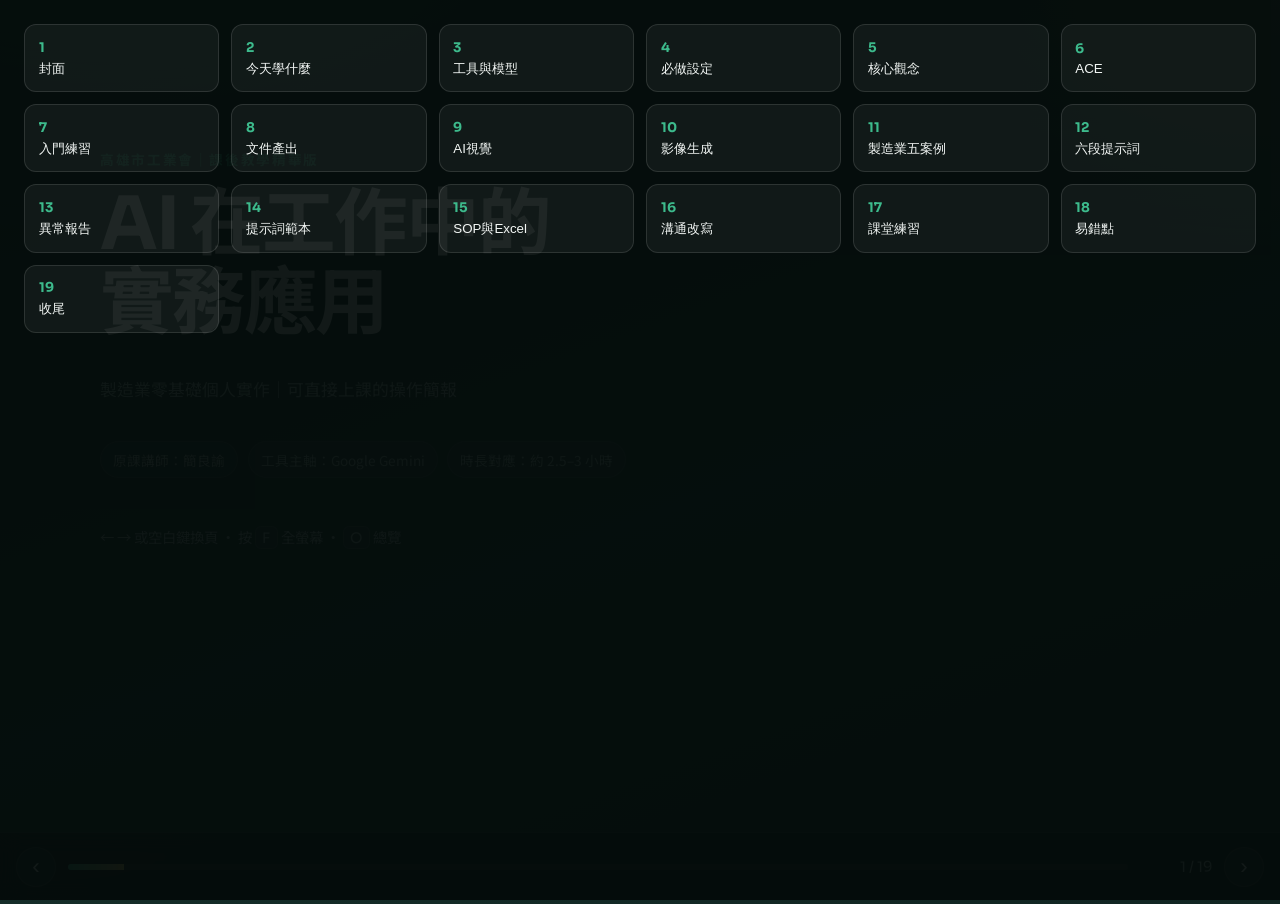
<file: course-slides/index.html>
<!DOCTYPE html>
<html lang="zh-Hant">
<head>
  <meta charset="UTF-8" />
  <meta name="viewport" content="width=device-width, initial-scale=1" />
  <title>AI 在工作中的實務應用｜製造業零基礎教學簡報</title>
  <link rel="preconnect" href="https://fonts.googleapis.com" />
  <link rel="preconnect" href="https://fonts.gstatic.com" crossorigin />
  <link href="https://fonts.googleapis.com/css2?family=Noto+Sans+TC:wght@400;500;700;900&family=Sora:wght@500;600;700&display=swap" rel="stylesheet" />
  <link rel="stylesheet" href="./styles.css" />
</head>
<body>
  <div class="stage" id="stage" aria-live="polite">
    <!-- 1 -->
    <section class="slide active" data-title="封面">
      <div class="hero">
        <p class="eyebrow">高雄市工業會｜課後教學精華版</p>
        <h1>AI 在工作中的<br />實務應用</h1>
        <p class="lede">製造業零基礎個人實作｜可直接上課的操作簡報</p>
        <div class="meta-row">
          <span>原課講師：簡良諭</span>
          <span>工具主軸：Google Gemini</span>
          <span>時長對應：約 2.5–3 小時</span>
        </div>
        <p class="hint">← → 或空白鍵換頁 · 按 <kbd>F</kbd> 全螢幕 · <kbd>O</kbd> 總覽</p>
      </div>
    </section>

    <!-- 2 -->
    <section class="slide" data-title="今天學什麼">
      <h2>今天學什麼</h2>
      <p class="sub">目標：會操作流程，不追求抄完整筆記</p>
      <ol class="agenda">
        <li><strong>入門設定</strong>：登入、選模型、開個人智慧化連結</li>
        <li><strong>文字整理鏈</strong>：清單 → 表格 → 條列 → 匯出文件</li>
        <li><strong>ACE 溝通原則</strong>：角色／任務／強化條件</li>
        <li><strong>AI 視覺</strong>：截圖分析、菜單 OCR、影像生成</li>
        <li><strong>製造業五案例</strong>：異常報告、SOP、Excel、溝通</li>
      </ol>
    </section>

    <!-- 3 -->
    <section class="slide" data-title="工具與模型">
      <h2>工具與模型選擇</h2>
      <div class="grid-2">
        <div class="panel">
          <h3>建議主工具</h3>
          <ul>
            <li>Google 帳號登入 → 九宮格開 <strong>Gemini</strong></li>
            <li>練習請選 <strong>Flash-Lite / 輕量版</strong></li>
            <li>Lite 可覆蓋約八成日常工作，較不易爆額度</li>
          </ul>
        </div>
        <div class="panel accent">
          <h3>講師提醒</h3>
          <ul>
            <li>全程可用免費版完成今日練習</li>
            <li>若要付費：用一般 Gmail，勿用 edu</li>
            <li>Google 家庭群組最多 6 人共用方案，帳號對話互不影響</li>
          </ul>
        </div>
      </div>
    </section>

    <!-- 4 -->
    <section class="slide" data-title="必做設定">
      <h2>必做設定（加一／加二）</h2>
      <ol class="steps">
        <li>登入 Google → 開啟 Gemini → 選 Lite</li>
        <li>側邊欄 → <strong>設定</strong> → 先看「用量限制」</li>
        <li>設定 → <strong>個人智慧化服務</strong></li>
        <li>開啟 <strong>連結應用程式</strong>：Google Workspace、Google 搜尋、YouTube</li>
      </ol>
      <p class="callout">連結打開後，才能把回覆整理成 Google 文件／試算表，並當行事曆秘書。</p>
    </section>

    <!-- 5 -->
    <section class="slide" data-title="核心觀念">
      <h2>五個核心觀念</h2>
      <div class="cards">
        <article><h3>AI ≠ 搜尋</h3><p>還沒想出關鍵字時，AI 更適合創意與會診。</p></article>
        <article><h3>新主題新對話</h3><p>長對話會回頭掃前文，消耗額度。</p></article>
        <article><h3>指令要精準</h3><p>「不要 A」不夠；要說「不要 A，換一種」。</p></article>
        <article><h3>欄名加引號</h3><p>刪欄時用「欄名」成對指定，避免整列被刪。</p></article>
        <article><h3>最後才彙整</h3><p>資訊問齊後，再請「整理成企劃書／報告」。</p></article>
        <article><h3>人要做最終確認</h3><p>AI 負責草稿與整理，責任歸屬不可交給模型。</p></article>
      </div>
    </section>

    <!-- 6 -->
    <section class="slide" data-title="ACE">
      <h2>ACE 溝通原則</h2>
      <div class="ace">
        <div><span class="letter">A</span><div><strong>角色 Actor</strong><p>你是資深導遊／品保工程師／生產主管助理…</p></div></div>
        <div><span class="letter">C</span><div><strong>任務 Context</strong><p>要做什麼、給什麼背景與資料</p></div></div>
        <div><span class="letter">E</span><div><strong>強化 Enhance</strong><p>限制、格式、排除條件、自檢要求</p></div></div>
      </div>
      <p class="callout">角色不會永久記住：每個新對話都要再講一次。</p>
    </section>

    <!-- 7 -->
    <section class="slide" data-title="入門練習">
      <h2>入門練習鏈（講義約 p.6）</h2>
      <ol class="steps compact">
        <li>給我十種台灣小吃</li>
        <li>不要蚵仔煎，換一種</li>
        <li>給我這些小吃的英文翻譯</li>
        <li>整理成表格：小吃｜英文｜中文說明</li>
        <li>改成條列；再刪除「英文翻譯」「中文說明」兩欄</li>
        <li>複製到 Word → 表格設計 → 補框線</li>
      </ol>
    </section>

    <!-- 8 -->
    <section class="slide" data-title="文件產出">
      <h2>從問答到 Google 文件</h2>
      <div class="grid-2">
        <div class="panel">
          <h3>示範：大阪五日行</h3>
          <ul>
            <li>定角色：日本在地資深導遊</li>
            <li>要行程；再補地鐵／巴士站點與出入口</li>
            <li>可再問特定月份活動</li>
            <li>最後：「把以上整理成旅遊企劃書」</li>
          </ul>
        </div>
        <div class="panel accent">
          <h3>易錯</h3>
          <ul>
            <li>太早要求企劃書 → 資訊不足</li>
            <li>只問行程不問交通 →「好看但走不動」</li>
            <li>未連結 Workspace → 開不出文件</li>
          </ul>
        </div>
      </div>
    </section>

    <!-- 9 -->
    <section class="slide" data-title="AI視覺">
      <h2>AI 視覺：圖表與菜單</h2>
      <div class="grid-2">
        <div class="panel">
          <h3>圖表（約 p.11）</h3>
          <ol>
            <li>Win + Shift + S 擷取圖表</li>
            <li>貼到 Gemini：「請分析此圖表」</li>
            <li>「請將圖表改製成表格」</li>
            <li>匯出 Google 試算表／重繪圖</li>
          </ol>
        </div>
        <div class="panel">
          <h3>菜單／街景（約 p.12）</h3>
          <ol>
            <li>上傳菜單圖</li>
            <li>翻譯並製表：日文｜中文｜日幣｜台幣</li>
            <li>加碼：預算 2500 日圓配三套菜</li>
            <li>街景照可做景點辨識導覽</li>
          </ol>
        </div>
      </div>
    </section>

    <!-- 10 -->
    <section class="slide" data-title="影像生成">
      <h2>影像生成練習（加分）</h2>
      <ul class="pill-list">
        <li>表情替換／遮瑕上妝</li>
        <li>老照片修復上色</li>
        <li>手繪草圖 → 真實產品</li>
        <li>虛擬試衣（保留姿勢）</li>
        <li>參考圖動作控制</li>
        <li>刪除路人、場景替換</li>
      </ul>
      <p class="sub">適合電商樣片構想與教材示意；非正式量產驗證。</p>
    </section>

    <!-- 11 -->
    <section class="slide" data-title="製造業五案例">
      <h2>製造業應用五方向</h2>
      <ol class="agenda">
        <li>產線異常日報 → 正式報告與主管摘要</li>
        <li>口述經驗 → SOP 與測驗題</li>
        <li>品質／客訴資料 → 改善方向</li>
        <li>產線 Excel → 公式、樞紐、主管焦點</li>
        <li>催交口語 → 對內／對外正式溝通</li>
      </ol>
      <p class="callout">公司 know-how 在資深員工；AI 負責整理，不直接當「你們廠的標準答案」。</p>
    </section>

    <!-- 12 -->
    <section class="slide" data-title="六段提示詞">
      <h2>提示詞六段架構</h2>
      <table class="nice">
        <thead><tr><th>元素</th><th>說明</th><th>製造業範例</th></tr></thead>
        <tbody>
          <tr><td>角色</td><td>請 AI 扮演職位助理</td><td>你是製造業品保工程師</td></tr>
          <tr><td>任務</td><td>說明要完成什麼</td><td>整理客訴原因並提改善方向</td></tr>
          <tr><td>資料</td><td>附件或貼上內容</td><td>以下是八月不良紀錄</td></tr>
          <tr><td>限制</td><td>禁止編造、標不足</td><td>不足處寫「需人工確認」</td></tr>
          <tr><td>格式</td><td>指定輸出樣式</td><td>用表格：問題／原因／對策／負責人</td></tr>
          <tr><td>檢核</td><td>要求自檢</td><td>最後列出 3 個可能遺漏風險</td></tr>
        </tbody>
      </table>
    </section>

    <!-- 13 -->
    <section class="slide" data-title="異常報告">
      <h2>案例：異常日報作業鏈</h2>
      <ol class="steps compact">
        <li>上傳異常紀錄表（日期、班別、產線、現場紀錄…）</li>
        <li>產出正式異常報告：摘要／時間／影響／原因／處置／追蹤</li>
        <li>再要約 200 字主管摘要＋今日最需追蹤 3 條</li>
        <li>產出待辦：事項、單位、期限、需確認資料、風險</li>
        <li>品質檢核：邏輯跳躍、責任過早、資料不足卻下定論</li>
        <li>（進階）一次丟四段提示，要求整理成多個 Word 下載</li>
      </ol>
    </section>

    <!-- 14 -->
    <section class="slide" data-title="提示詞範本">
      <h2>可複用提示詞範本</h2>
      <pre class="prompt">你是製造業生產主管助理。
請將附件內產線異常記錄整理成正式異常報告。
格式包含：異常摘要、發生時間、影響範圍、可能原因、已採取措施、後續追蹤。
限制：
1. 不可自行編造資料
2. 資料不足處標示「需人工確認」
最後請列出依據與需人工確認項。</pre>
      <p class="sub">上傳檔寫「附件內…」；若是貼上內容則寫「以下是資料」再貼——兩者不可混用。</p>
    </section>

    <!-- 15 -->
    <section class="slide" data-title="SOP與Excel">
      <h2>SOP 口述 × Excel 產線數據</h2>
      <div class="grid-2">
        <div class="panel">
          <h3>口述 → SOP</h3>
          <ul>
            <li>角色：教育訓練專員</li>
            <li>結構：目的、範圍、工具、步驟、確認項</li>
            <li>可改一頁一 SOP 或表格版</li>
            <li>再出 5 題選擇題＋職安缺口檢視</li>
          </ul>
        </div>
        <div class="panel">
          <h3>Excel 數據</h3>
          <ul>
            <li>說明欄位：良率、不良率、達成率、停機</li>
            <li>提出主管關心的約 5 個焦點</li>
            <li>給可用公式與樞紐配置步驟</li>
            <li>產出主管摘要，不做假數字</li>
          </ul>
        </div>
      </div>
    </section>

    <!-- 16 -->
    <section class="slide" data-title="溝通改寫">
      <h2>案例：催交與跨部門溝通</h2>
      <ol class="steps">
        <li>上傳口語催交／多方意見紀錄</li>
        <li>改寫為正式<strong>內部協調函</strong>（清楚、不指責個人）</li>
        <li>再改寫<strong>對客戶說明</strong>與<strong>對供應商催料</strong></li>
        <li>萃取待辦：事項／對象／期限</li>
      </ol>
    </section>

    <!-- 17 -->
    <section class="slide" data-title="課堂練習">
      <h2>課堂練習清單</h2>
      <div class="checklist">
        <label><input type="checkbox" /> 加一：進入 Gemini + Lite</label>
        <label><input type="checkbox" /> 加二：個人智慧化＋連結三應用</label>
        <label><input type="checkbox" /> 小吃文字整理鏈＋貼 Word</label>
        <label><input type="checkbox" /> ACE 大阪行程 → Google 企劃書</label>
        <label><input type="checkbox" /> 截圖圖表分析 → 試算表</label>
        <label><input type="checkbox" /> 菜單上傳翻譯與配菜</label>
        <label><input type="checkbox" /> 異常報告四段作業鏈</label>
        <label><input type="checkbox" /> SOP 或 Excel 擇一完成</label>
      </div>
    </section>

    <!-- 18 -->
    <section class="slide" data-title="易錯點">
      <h2>最常見易錯點</h2>
      <ul class="warn">
        <li>沒登 Google／選錯模型 → 進不去或額度秒爆</li>
        <li>同一長對話一直追問 → 額度被前文吃掉</li>
        <li>刪欄沒標欄名 → 整列消失</li>
        <li>未禁止編造 → 假原因、假負責人、假期限</li>
        <li>附件／貼上提示詞寫反 → 模型找不到資料</li>
        <li>把 AI 輸出當最終責任歸屬 → 未做人審</li>
      </ul>
    </section>

    <!-- 19 -->
    <section class="slide" data-title="收尾">
      <h2>帶走這三件事</h2>
      <div class="cards three">
        <article><h3>1. 流程</h3><p>設定 → ACE／六段提示 → 產出 → 人審</p></article>
        <article><h3>2. 資產</h3><p>把好用提示詞存成文書，每日可一次丟多任務</p></article>
        <article><h3>3. 定位</h3><p>AI＝整理＋草稿＋檢查清單，不取代現場判斷</p></article>
      </div>
      <p class="credit">本簡報依簡良諭老師「AI在工作中的實務應用－製造業零基礎個人實作」課程內容整理為教學用精華版；原課主辦：高雄市工業會。請尊重講師智慧財產權，僅供合法取得課程之學員／講師備課使用。</p>
    </section>
  </div>

  <nav class="chrome" aria-label="簡報控制">
    <button type="button" id="prev" aria-label="上一頁">‹</button>
    <div class="progress"><div id="bar"></div></div>
    <span id="counter">1 / 1</span>
    <button type="button" id="next" aria-label="下一頁">›</button>
  </nav>

  <div id="overview" class="overview" hidden></div>
  <script src="./app.js"></script>
</body>
</html>
</file>
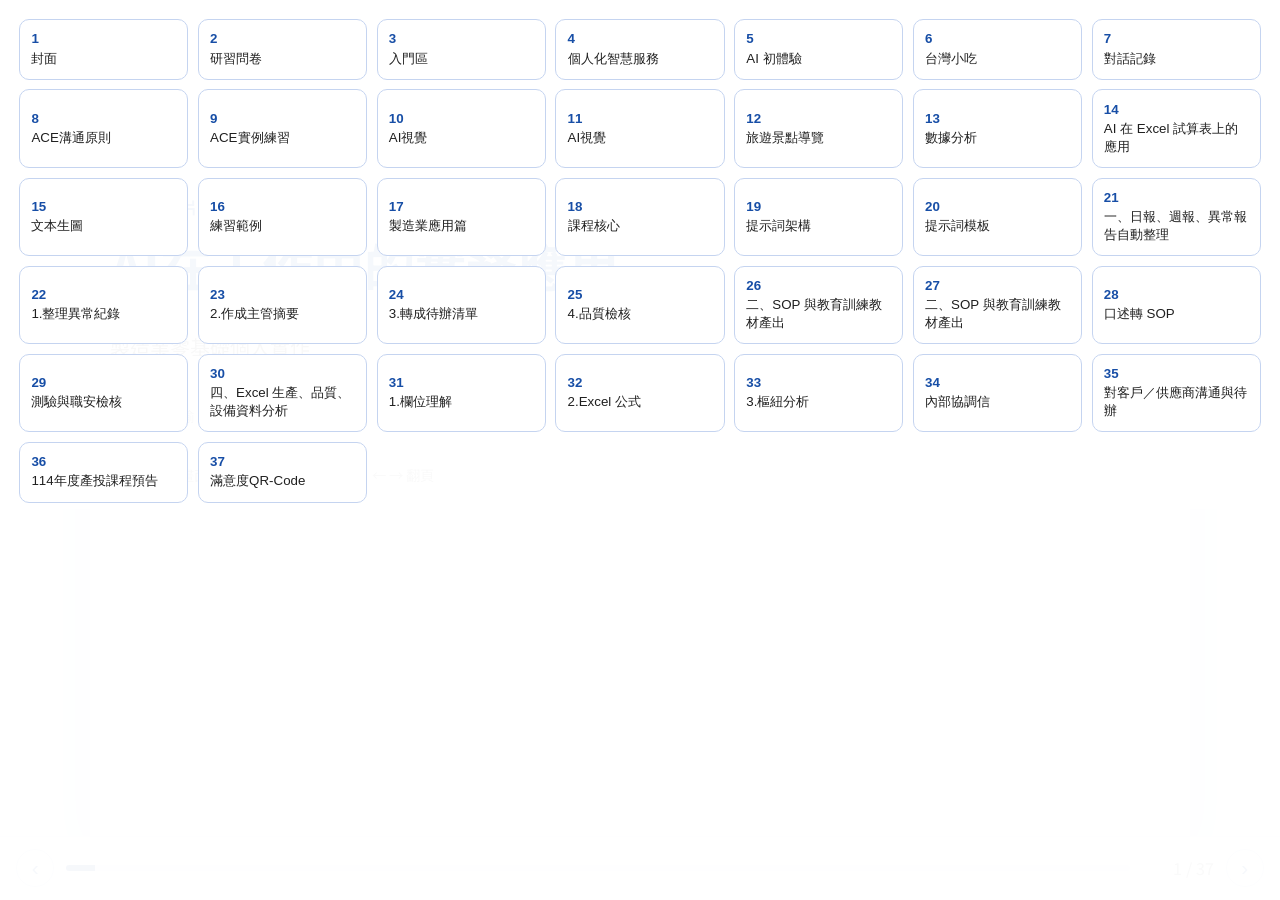
<file: source-video-deck/index.html>
<!DOCTYPE html>
<html lang="zh-Hant">
<head>
<meta charset="UTF-8"/>
<meta name="viewport" content="width=device-width, initial-scale=1"/>
<title>來源影片簡報還原｜AI在工作中的實務應用</title>
<link href="https://fonts.googleapis.com/css2?family=Noto+Sans+TC:wght@400;500;700&display=swap" rel="stylesheet"/>
<link rel="stylesheet" href="./styles.css"/>
</head>
<body>
<div class="stage" id="stage">
<section class="slide active" data-title="封面">
  <div class="cover">
    <p class="cap">🎓 來源影片簡報還原</p>
    <h1>AI在工作中的實務應用</h1>
    <p class="sub">製造業零基礎個人實作</p>
    <p class="meta">講師：簡良諭｜主辦：高雄市工業會</p>
    <p class="note">依課程錄影畫面還原（非官方原檔匯出）· ← → 翻頁</p>
  </div>
</section><section class="slide" data-title="研習問卷">
      <h2>🎓 研習問卷</h2>
      <ul class="bullets"><li>請掃描 QR Code 或開啟連結填寫研習問卷</li><li>（原投影片含 QR／bit.ly 連結）</li></ul>
      <p class="ts">影片約 00:20</p>
    </section><section class="slide" data-title="入門區"><div class="banner">入門區</div><ul class="under"><li>個人化智慧服務設定</li><li>AI 初體驗操作</li></ul></section><section class="slide" data-title="個人化智慧服務">
      <h2>🎓 個人化智慧服務</h2>
      <ul class="bullets"><li>讓 Gemini 根據你的喜好和情況，提供更實用的回覆和建議</li><li>個人化記憶：Gemini 會參考對話記錄，進一步瞭解你的喜好</li><li>連結的應用程式：你可以允許 Gemini 透過連結的部分應用程式，取得與你相關的洞察資訊來提供個人化體驗，並協助處理更多事</li></ul>
      <p class="ts">影片約 14:15</p>
    </section><section class="slide" data-title="AI 初體驗"><div class="banner">AI 初體驗</div><ul class="under"><li>與 Gemini 的第一次對話練習</li></ul></section><section class="slide" data-title="台灣小吃">
      <h2>🎓 台灣小吃</h2>
      <ul class="bullets"><li>給我10個台灣著名的小吃</li><li>請將此小吃單字翻成英文</li><li>將其整理為表格，表格欄位有小吃、英文翻譯、中文說明</li><li>請改成條列整理，要包含標題及內文</li></ul>
      <p class="ts">影片約 25:30</p>
    </section><section class="slide" data-title="對話記錄">
      <h2>🎓 對話記錄</h2>
      <ul class="bullets"><li>對話記錄的功能：</li><li>重新命名 / 刪除</li><li>每個對話之間不會互相影響</li><li>同樣的問題可能會有不同的答案（人不也是如此）</li></ul>
      <p class="ts">影片約 34:30</p>
    </section><section class="slide" data-title="ACE溝通原則">
          <h2>🎓 ACE溝通原則</h2>
          <div class="ace"><h3 class="a">Actor 角色</h3><ul><li>帶入角色，讓 GPT 發揮接龍本色</li><li>讓 AI 融入該角色、擁有相關背景知識、回答更符合想要的</li></ul>
          <h3 class="c">Content 本文</h3><ul><li>說明問題本身，包含 背景、目的、如何做</li><li>背景、目的、行動、用詞一致且連貫、條列說明</li></ul>
          <h3 class="e">Enhance 強化</h3><ul><li>等同於注意事項，用來提升回答準確率</li><li>用詞加強、必要條件？避免條件？</li></ul></div>
        </section><section class="slide" data-title="ACE實例練習">
      <h2>🎓 ACE實例練習</h2>
      <ul class="bullets"><li>大阪自助行5天，要怎麼問？</li><li>提供這5天行程的詳細交通規劃，要怎麼問？</li><li>把以上的行程和資訊整理成一份旅遊規劃書給我</li><li>你是一位日本的資深導遊，給我日本大阪5日自由行的行程</li><li>給我行程的交通動線，包含地鐵及巴士的站點與出入口資訊</li><li>我要去日本的時間是2026年10月，請問那時大阪有什麼活動</li></ul>
      <p class="ts">影片約 46:30</p>
    </section><section class="slide" data-title="AI視覺">
      <h2>🎓 AI視覺</h2>
      <ul class="bullets"><li>影像識別（Win+Shift+S-剪取工具）</li><li>辨識圖片景點</li><li>請告訴我這張圖片是哪裡？</li><li>辨識食物</li><li>請告訴我圖片內容</li><li>這道菜怎麼製作？</li></ul>
      <p class="ts">影片約 53:15</p>
    </section><section class="slide" data-title="AI視覺">
      <h2>🎓 AI視覺</h2>
      <ul class="bullets"><li>影像識別（Win+Shift+S-剪取工具）</li><li>請對此圖表進行分析</li><li>請將此圖表改製作表格</li><li>參考用圖</li></ul>
      <p class="ts">影片約 54:45</p>
    </section><section class="slide" data-title="旅遊景點導覽">
      <h2>🎓 旅遊景點導覽</h2>
      <ul class="bullets"><li>請翻譯圖片中的菜單資訊，整理為價格、台幣價格。</li><li>配菜</li><li>請問這是哪個景點？請幫我說明景點</li><li>帶著耳機、帶著AI導遊</li><li>景點2、景點3、景點4</li></ul>
      <p class="ts">影片約 72:00</p>
    </section><section class="slide" data-title="數據分析"><div class="banner">數據分析</div><ul class="under"><li>圖表／數據判讀練習（接續 AI 視覺）</li></ul></section><section class="slide" data-title="AI 在 Excel 試算表上的應用">
      <h2>🎓 AI 在 Excel 試算表上的應用</h2>
      <ul class="bullets"><li>將 AI 產出匯出／整理至試算表</li></ul>
      <p class="ts">影片約 73:00</p>
    </section><section class="slide" data-title="文本生圖">
      <h2>🎓 文本生圖</h2>
      <ul class="bullets"><li>生成一個日本和服女孩在京都的街道逛街</li></ul>
      <p class="ts">影片約 76:30</p>
    </section><section class="slide" data-title="練習範例">
      <h2>🎓 練習範例</h2>
      <ul class="bullets"><li>練習範例(New)</li><li>表情替換 - 優雅一點、笑</li><li>遮瑕上妝 - 去痘痘、去眼鏡</li><li>照片修復 - 修復並上色這張照片</li><li>設計草案 - 請依照這個設計草案，生成實際的物品</li><li>虛擬試衣 - 將圖一人物的服裝換成圖二的服裝，保持圖一的風格</li><li>動作控制 - 讓這兩個人以圖3的姿勢激烈戰鬥，加入豐富的視覺背景與緊張氛圍</li></ul>
      <p class="ts">影片約 86:15</p>
    </section><section class="slide" data-title="製造業應用篇"><div class="banner">製造業應用篇</div><ul class="under"><li>練習素材</li></ul></section><section class="slide" data-title="課程核心">
      <h2>🎓 課程核心</h2>
      <ul class="bullets"><li>這堂課的核心不是介紹 AI 有多厲害，而是讓製造業員工知道他們每一天已經在做大量可以被 AI 協助的工作。</li><li>例如把零散紀錄整理成報告、把口述經驗寫成 SOP、把不良數據轉化為改善線索、把排程資料整理成風險清單，以及把客戶或供應商訊息解釋更清楚。</li><li>製造業最重視品質、效率、交期與安全，因此 AI 的使用也要符合這四個標準：資料要清楚、推論要可檢查、輸出要能落地、最後要有回饋機制。</li></ul>
      <p class="ts">影片約 103:30</p>
    </section><section class="slide" data-title="提示詞架構">
          <h2>🎓 提示詞架構</h2>
          <table class="grid"><tr><th>元素</th><th>說明</th><th>製造業範例</th></tr><tr><td>角色</td><td>要求 AI 扮演特定工作助理</td><td>你是製造業品保工程師</td></tr><tr><td>任務</td><td>說明要完成什麼</td><td>請整理客訴原因並提出改善方向</td></tr><tr><td>資料</td><td>貼上紀錄、表格、數據或信件</td><td>以下是 8 月份不良紀錄</td></tr><tr><td>限制</td><td>說明不要亂編、需標示不確定</td><td>資料不足處請寫『需人工確認』</td></tr><tr><td>格式</td><td>指定輸出樣式</td><td>請用表格列出問題、原因、對策、負責人</td></tr><tr><td>檢核</td><td>要求 AI 自我檢查</td><td>最後請列出 3 個可能遺漏的風險</td></tr></table>
        </section><section class="slide" data-title="提示詞模板">
      <h2>🎓 提示詞模板</h2>
      <ul class="bullets"><li>你是【製造業中的職務角色】。</li><li>請根據以下資料，協助我完成【工作任務】。</li><li>限制條件如下：1. 不要自行編造資料；2. 資料不足處請標示『需人工確認』；3. 請用【指定格式】輸出；4. 最後請列出你做出判斷的依據，以及需要人工再次確認的項目。</li><li>以下是資料：【貼上資料】</li></ul>
      <p class="ts">影片約 107:15</p>
    </section><section class="slide" data-title="一、日報、週報、異常報告自動整理">
      <h2>🎓 一、日報、週報、異常報告自動整理</h2>
      <ul class="bullets"><li>製造現場常見問題不是沒有資料，而是資料散落在日報、LINE 訊息、交接紀錄、設備紀錄與主管口頭說明中。</li><li>AI 可以協助把零散內容整理成管理者看得懂的報告。</li></ul>
      <p class="ts">影片約 126:00</p>
    </section><section class="slide" data-title="1.整理異常紀錄">
      <h2>🎓 1.整理異常紀錄</h2>
      <ul class="bullets"><li>你是製造業生產主管助理。請將以下產線異常紀錄整理成正式異常報告，格式包含：異常摘要、發生時間、影響範圍、可能原因、已採取處置、後續追蹤項目。請不要自行編造資料，資料不足處請標示『需人工確認』。以下是資料：【貼上日報異常紀錄】</li></ul>
      <p class="ts">影片約 116:15</p>
    </section><section class="slide" data-title="2.作成主管摘要">
      <h2>🎓 2.作成主管摘要</h2>
      <ul class="bullets"><li>請把剛才的異常報告改寫成主管晨會可以用的200字摘要，語氣要精簡、客觀，並且用3個條列列出今天最需要追蹤的事項。</li></ul>
      <p class="ts">影片約 120:00</p>
    </section><section class="slide" data-title="3.轉成待辦清單">
      <h2>🎓 3.轉成待辦清單</h2>
      <ul class="bullets"><li>請根據異常報告產生追蹤待辦清單，欄位包含：待辦事項、建議負責單位、完成期限、需要確認的資料、風險等級。</li><li>若無法判斷負責單位或期限，請寫「需人工確認」。</li></ul>
      <p class="ts">影片約 123:00</p>
    </section><section class="slide" data-title="4.品質檢核">
      <h2>🎓 4.品質檢核</h2>
      <ul class="bullets"><li>請檢查這份異常報告是否有邏輯跳躍、責任歸屬過早、資料不足卻下結論的地方，並用表格列出需要人工確認的項目。</li></ul>
      <p class="ts">影片約 131:15</p>
    </section><section class="slide" data-title="二、SOP 與教育訓練教材產出"><div class="banner">二、SOP 與教育訓練教材產出</div></section><section class="slide" data-title="二、SOP 與教育訓練教材產出">
      <h2>🎓 二、SOP 與教育訓練教材產出</h2>
      <ul class="bullets"><li>許多製造業的 know-how 在資深員工腦中。</li><li>AI 很適合把口述經驗、舊版文件或零散注意事項，整理成新人 SOP、教材與測驗題。</li></ul>
      <p class="ts">影片約 148:30</p>
    </section><section class="slide" data-title="口述轉 SOP">
      <h2>🎓 口述轉 SOP</h2>
      <ul class="bullets"><li>你是製造業教育訓練專員。請把附件資深員工口述內容整理成新人可閱讀的 SOP。</li><li>格式請包含：目的、適用範圍、所需工具與材料、操作前確認、操作步驟、安全注意事項、常見錯誤、異常處理。</li><li>請保持用詞清楚，不要加入原文沒有的設備參數。以下是口述內容：【貼上素材】</li></ul>
      <p class="ts">影片約 150:00</p>
    </section><section class="slide" data-title="測驗與職安檢核">
      <h2>🎓 測驗與職安檢核</h2>
      <ul class="bullets"><li>請依這份 SOP 出 5 題選擇題，並附標準答案與講師解析。</li><li>請用職安與品質的角度檢查這份 SOP，列出可能不夠清楚、可能導致誤操作、需要主管補充確認的地方。</li></ul>
      <p class="ts">影片約 152:15</p>
    </section><section class="slide" data-title="四、Excel 生產、品質、設備資料分析"><div class="banner">四、Excel 生產、品質、設備資料分析</div></section><section class="slide" data-title="1.欄位理解">
      <h2>🎓 1.欄位理解</h2>
      <ul class="bullets"><li>你是製造業資料分析助理。以下是一份生產、品質與設備資料表的欄位與部分資料。請先說明每個欄位可能代表什麼，並提出 5 個適合主管關心的分析問題。以下是資料：【貼上表頭與部分資料】</li></ul>
      <p class="ts">影片約 144:00</p>
    </section><section class="slide" data-title="2.Excel 公式">
      <h2>🎓 2.Excel 公式</h2>
      <ul class="bullets"><li>請根據這份資料提供可用的 Excel 公式，並用中文說明公式放在哪一欄、怎麼寫。</li><li>良率的定義為「合格品數」除以「實際產量」。合格品數可以用實際產量減去不良數（E2-F2），再除以實際產量（E2）。輸入後請將儲存格格式設定為「百分比」。</li><li>不良率（建議放在 K 欄，例如 K2 儲存格）公式：=F2/E2</li></ul>
      <p class="ts">影片約 147:00</p>
    </section><section class="slide" data-title="3.樞紐分析">
      <h2>🎓 3.樞紐分析</h2>
      <ul class="bullets"><li>請告訴我如何用 Excel 樞紐分析表分析這份資料。請列出 3 種樞紐分析配置，每一種包含列、欄、值、篩選器，以及適合回答的管理問題。</li></ul>
      <p class="ts">影片約 147:15</p>
    </section><section class="slide" data-title="內部協調信">
      <h2>🎓 內部協調信</h2>
      <ul class="bullets"><li>你是製造業專案協調窗口。請將以下口語訊息改寫成正式內部協調信，語氣要客觀、清楚，不指責個人。</li><li>請包含背景、目前問題、需要協助事項、回覆期限與附件資料需求。以下是訊息：【貼上素材】</li></ul>
      <p class="ts">影片約 159:00</p>
    </section><section class="slide" data-title="對客戶／供應商溝通與待辦">
      <h2>🎓 對客戶／供應商溝通與待辦</h2>
      <ul class="bullets"><li>請再改寫成對客戶的正式說明信：語氣負責、保守、專業，避免承諾尚未確認的交期。</li><li>請再改寫成對供應商的催料信，並整理待辦事項表：事項｜負責單位｜截止時間｜需要的資料。</li></ul>
      <p class="ts">影片約 161:15</p>
    </section><section class="slide" data-title="114年度產投課程預告">
      <h2>🎓 114年度產投課程預告</h2>
      <ul class="bullets"><li>年度產投課程預告｜製造業AI工具與智慧工作流程應用實務班</li><li>課程名稱｜製造業AI工具與智慧工作流程實務班</li><li>課程時間｜116/3/25—4/29（每週）</li><li>課程費用｜7,000元</li><li>政府補助80%｜學員實付僅1,400元</li><li>課程特色｜帶領學員學習製造業AI工具應用，以及如何利用AI優化日常工作流程，提升工作效率與數位競爭能力</li><li>課程洽詢｜高雄市工業會｜廖經理｜電話 07-2418017 分機216｜信箱 anita@factory.org.tw</li><li>歡迎有興趣的學員先行留意，後續完整課程內容及報名方式將再陸續公告</li></ul>
      <p class="ts">影片約 162:45</p>
    </section><section class="slide" data-title="滿意度QR-Code">
      <h2>🎓 滿意度QR-Code</h2>
      <ul class="bullets"><li>請撥冗 1 分鐘填寫「線上滿意度調查表」</li><li>完成問卷後將寄發課程影片回放連結</li></ul>
      <p class="ts">影片約 163:30</p>
    </section>
</div>
<nav class="chrome"><button type="button" id="prev">‹</button><div class="progress"><div id="bar"></div></div><span id="counter"></span><button type="button" id="next">›</button></nav>
<div id="overview" class="overview" hidden></div>
<script src="./app.js"></script>
</body></html>
</file>
<file: course-slides/styles.css>
:root {
  --bg0: #0f1c1a;
  --bg1: #16302b;
  --ink: #f3f7f5;
  --muted: #a8bbb5;
  --line: rgba(243, 247, 245, 0.12);
  --accent: #3dba8c;
  --accent-2: #e7c56a;
  --danger: #ff8f7a;
  --panel: rgba(255, 255, 255, 0.05);
  --shadow: 0 24px 60px rgba(0, 0, 0, 0.35);
  --font-display: "Sora", "Noto Sans TC", sans-serif;
  --font-body: "Noto Sans TC", sans-serif;
}

* { box-sizing: border-box; }
html, body {
  margin: 0;
  min-height: 100%;
  background:
    radial-gradient(1200px 600px at 10% -10%, rgba(61, 186, 140, 0.22), transparent 55%),
    radial-gradient(900px 500px at 100% 0%, rgba(231, 197, 106, 0.12), transparent 50%),
    linear-gradient(160deg, var(--bg0), var(--bg1) 55%, #102421);
  color: var(--ink);
  font-family: var(--font-body);
}

body {
  min-height: 100vh;
  display: grid;
  grid-template-rows: 1fr auto;
}

.stage {
  position: relative;
  width: min(1120px, 100%);
  margin: 0 auto;
  padding: 2.5rem 1.25rem 5.5rem;
  min-height: calc(100vh - 64px);
}

.slide {
  display: none;
  animation: rise 0.45s ease both;
}
.slide.active { display: block; }

@keyframes rise {
  from { opacity: 0; transform: translateY(14px); }
  to { opacity: 1; transform: none; }
}

.hero {
  min-height: 70vh;
  display: flex;
  flex-direction: column;
  justify-content: center;
  gap: 1rem;
}

.eyebrow {
  margin: 0;
  color: var(--accent);
  letter-spacing: 0.12em;
  font-size: 0.85rem;
  font-weight: 700;
  text-transform: uppercase;
}

h1 {
  margin: 0;
  font-family: var(--font-display);
  font-size: clamp(2.4rem, 7vw, 4.6rem);
  line-height: 1.08;
  letter-spacing: -0.03em;
  font-weight: 700;
}

h2 {
  margin: 0 0 0.75rem;
  font-family: var(--font-display);
  font-size: clamp(1.8rem, 4vw, 2.6rem);
  letter-spacing: -0.02em;
}

h3 {
  margin: 0 0 0.6rem;
  font-size: 1.05rem;
  color: var(--accent-2);
}

.lede, .sub {
  color: var(--muted);
  font-size: 1.05rem;
  max-width: 42rem;
}

.meta-row {
  display: flex;
  flex-wrap: wrap;
  gap: 0.6rem;
  margin-top: 0.5rem;
}
.meta-row span {
  border: 1px solid var(--line);
  background: var(--panel);
  padding: 0.45rem 0.75rem;
  border-radius: 999px;
  font-size: 0.85rem;
  color: var(--muted);
}

.hint {
  margin-top: 2rem;
  color: var(--muted);
  font-size: 0.9rem;
}
kbd {
  font-family: var(--font-display);
  border: 1px solid var(--line);
  border-radius: 6px;
  padding: 0.1rem 0.4rem;
  background: rgba(255,255,255,0.06);
}

.agenda, .steps, .warn {
  margin: 1rem 0 0;
  padding-left: 1.2rem;
  line-height: 1.7;
  font-size: 1.08rem;
}
.agenda li, .steps li { margin: 0.55rem 0; }
.steps.compact li { margin: 0.35rem 0; }
.warn { color: #ffd6cd; }
.warn li::marker { color: var(--danger); }

.grid-2 {
  display: grid;
  grid-template-columns: repeat(2, minmax(0, 1fr));
  gap: 1rem;
  margin-top: 1rem;
}
@media (max-width: 800px) {
  .grid-2 { grid-template-columns: 1fr; }
}

.panel {
  background: var(--panel);
  border: 1px solid var(--line);
  border-radius: 18px;
  padding: 1.1rem 1.2rem;
  box-shadow: var(--shadow);
}
.panel.accent {
  background: linear-gradient(160deg, rgba(61,186,140,0.16), rgba(255,255,255,0.03));
  border-color: rgba(61,186,140,0.35);
}
.panel ul, .panel ol {
  margin: 0;
  padding-left: 1.1rem;
  line-height: 1.65;
  color: #dce8e3;
}

.callout {
  margin-top: 1.2rem;
  padding: 0.9rem 1rem;
  border-left: 4px solid var(--accent);
  background: rgba(61,186,140,0.1);
  color: #dff7ea;
}

.cards {
  display: grid;
  grid-template-columns: repeat(3, minmax(0, 1fr));
  gap: 0.85rem;
  margin-top: 1rem;
}
.cards.three { grid-template-columns: repeat(3, minmax(0, 1fr)); }
@media (max-width: 900px) {
  .cards, .cards.three { grid-template-columns: 1fr; }
}
.cards article {
  background: var(--panel);
  border: 1px solid var(--line);
  border-radius: 16px;
  padding: 1rem;
}
.cards p { margin: 0; color: var(--muted); line-height: 1.55; }

.ace {
  display: grid;
  gap: 0.85rem;
  margin-top: 1rem;
}
.ace > div {
  display: grid;
  grid-template-columns: auto 1fr;
  gap: 0.9rem;
  align-items: start;
  background: var(--panel);
  border: 1px solid var(--line);
  border-radius: 16px;
  padding: 0.95rem 1.05rem;
}
.letter {
  width: 2.5rem;
  height: 2.5rem;
  border-radius: 12px;
  display: grid;
  place-items: center;
  font-family: var(--font-display);
  font-weight: 700;
  background: var(--accent);
  color: #06241b;
}
.ace p { margin: 0.25rem 0 0; color: var(--muted); }

.pill-list {
  list-style: none;
  display: flex;
  flex-wrap: wrap;
  gap: 0.65rem;
  padding: 0;
  margin: 1.2rem 0 0.6rem;
}
.pill-list li {
  padding: 0.65rem 0.95rem;
  border-radius: 999px;
  border: 1px solid var(--line);
  background: rgba(255,255,255,0.04);
}

.nice {
  width: 100%;
  border-collapse: collapse;
  margin-top: 1rem;
  font-size: 0.95rem;
}
.nice th, .nice td {
  border-bottom: 1px solid var(--line);
  text-align: left;
  padding: 0.7rem 0.55rem;
  vertical-align: top;
}
.nice th { color: var(--accent-2); font-weight: 700; }
.nice td:first-child { color: var(--accent); font-weight: 700; white-space: nowrap; }

.prompt {
  margin-top: 1rem;
  white-space: pre-wrap;
  background: #071512;
  border: 1px solid rgba(61,186,140,0.35);
  border-radius: 16px;
  padding: 1rem 1.1rem;
  line-height: 1.55;
  color: #d7f5e8;
  font-size: 0.95rem;
  overflow: auto;
}

.checklist {
  display: grid;
  gap: 0.55rem;
  margin-top: 1rem;
}
.checklist label {
  display: flex;
  gap: 0.7rem;
  align-items: center;
  background: var(--panel);
  border: 1px solid var(--line);
  border-radius: 12px;
  padding: 0.75rem 0.9rem;
  cursor: pointer;
}
.checklist input { width: 1.05rem; height: 1.05rem; accent-color: var(--accent); }

.credit {
  margin-top: 1.6rem;
  font-size: 0.82rem;
  color: var(--muted);
  line-height: 1.55;
  max-width: 52rem;
}

.chrome {
  position: sticky;
  bottom: 0;
  display: grid;
  grid-template-columns: auto 1fr auto auto;
  gap: 0.75rem;
  align-items: center;
  padding: 0.85rem 1rem;
  background: rgba(8, 18, 16, 0.86);
  backdrop-filter: blur(10px);
  border-top: 1px solid var(--line);
}
.chrome button {
  width: 2.5rem;
  height: 2.5rem;
  border-radius: 999px;
  border: 1px solid var(--line);
  background: rgba(255,255,255,0.06);
  color: var(--ink);
  font-size: 1.4rem;
  cursor: pointer;
}
.chrome button:hover { border-color: var(--accent); color: var(--accent); }
.progress {
  height: 6px;
  background: rgba(255,255,255,0.08);
  border-radius: 999px;
  overflow: hidden;
}
#bar {
  height: 100%;
  width: 0%;
  background: linear-gradient(90deg, var(--accent), var(--accent-2));
  transition: width 0.25s ease;
}
#counter {
  min-width: 4.5rem;
  text-align: right;
  color: var(--muted);
  font-family: var(--font-display);
  font-size: 0.9rem;
}

.overview {
  position: fixed;
  inset: 0;
  background: rgba(5, 12, 11, 0.94);
  padding: 1.5rem;
  overflow: auto;
  z-index: 20;
  display: grid;
  grid-template-columns: repeat(auto-fill, minmax(180px, 1fr));
  gap: 0.75rem;
  align-content: start;
}
.overview button {
  text-align: left;
  border: 1px solid var(--line);
  background: var(--panel);
  color: var(--ink);
  border-radius: 12px;
  padding: 0.85rem;
  cursor: pointer;
}
.overview button strong {
  display: block;
  color: var(--accent);
  margin-bottom: 0.25rem;
  font-family: var(--font-display);
}
</file>
<file: source-video-deck/styles.css>
:root{--blue:#174ea6;--ink:#202020;--muted:#555;--a:#8e24aa;--c:#1a73e8;--e:#c62828;--green:#1b5e20}
*{box-sizing:border-box}html,body{margin:0;min-height:100%;background:#f5f7fb;color:var(--ink);font-family:"Noto Sans TC",sans-serif}
body{display:grid;grid-template-rows:1fr auto}
.stage{width:min(1100px,100%);margin:0 auto;padding:2rem 1.25rem 5rem;min-height:calc(100vh - 64px);background:#fff;box-shadow:0 8px 40px rgba(23,78,166,.08)}
.slide{display:none;animation:rise .35s ease}.slide.active{display:block}
@keyframes rise{from{opacity:0;transform:translateY(8px)}to{opacity:1;transform:none}}
.cover{min-height:70vh;display:flex;flex-direction:column;justify-content:center;gap:.6rem}
.cap{color:var(--blue);font-weight:700;margin:0}
h1{font-size:clamp(2rem,5vw,3.2rem);color:var(--blue);margin:0}
h2{color:var(--blue);font-size:clamp(1.6rem,3vw,2.2rem);margin:0 0 1rem}
.sub{font-size:1.25rem;color:var(--muted)}.meta,.note,.ts{color:#777;font-size:.9rem}
.banner{margin:18vh auto 0;max-width:28rem;background:var(--green);color:#fff;text-align:center;padding:1.4rem 1rem;font-size:2rem;font-weight:700;border-radius:4px}
.under{list-style:none;padding:0;text-align:center;color:var(--muted)}
.bullets{font-size:1.15rem;line-height:1.7;padding-left:1.2rem}
.bullets li{margin:.45rem 0}
.ace h3{margin:1rem 0 .35rem;font-size:1.2rem}.ace .a{color:var(--a)}.ace .c{color:var(--c)}.ace .e{color:var(--e)}
.ace ul{margin:.2rem 0 0;padding-left:1.2rem;color:var(--muted)}
.grid{width:100%;border-collapse:collapse;font-size:.95rem}
.grid th,.grid td{border:1px solid #c5d4f0;padding:.55rem .5rem;text-align:left;vertical-align:top}
.grid th{background:#e8f0fe;color:var(--blue)}
.chrome{position:sticky;bottom:0;display:grid;grid-template-columns:auto 1fr auto auto;gap:.75rem;align-items:center;padding:.75rem 1rem;background:rgba(255,255,255,.92);border-top:1px solid #e0e7f5;backdrop-filter:blur(8px)}
.chrome button{width:2.4rem;height:2.4rem;border-radius:999px;border:1px solid #c5d4f0;background:#fff;color:var(--blue);font-size:1.3rem;cursor:pointer}
.progress{height:6px;background:#e8f0fe;border-radius:99px;overflow:hidden}
#bar{height:100%;width:0;background:var(--blue);transition:width .2s}
#counter{min-width:4.5rem;text-align:right;color:#777}
.overview{position:fixed;inset:0;background:rgba(255,255,255,.96);padding:1.2rem;overflow:auto;z-index:20;display:grid;grid-template-columns:repeat(auto-fill,minmax(160px,1fr));gap:.6rem;align-content:start}
.overview button{text-align:left;border:1px solid #c5d4f0;background:#fff;border-radius:10px;padding:.7rem;cursor:pointer;color:var(--ink)}
.overview strong{display:block;color:var(--blue);margin-bottom:.2rem}
</file>
